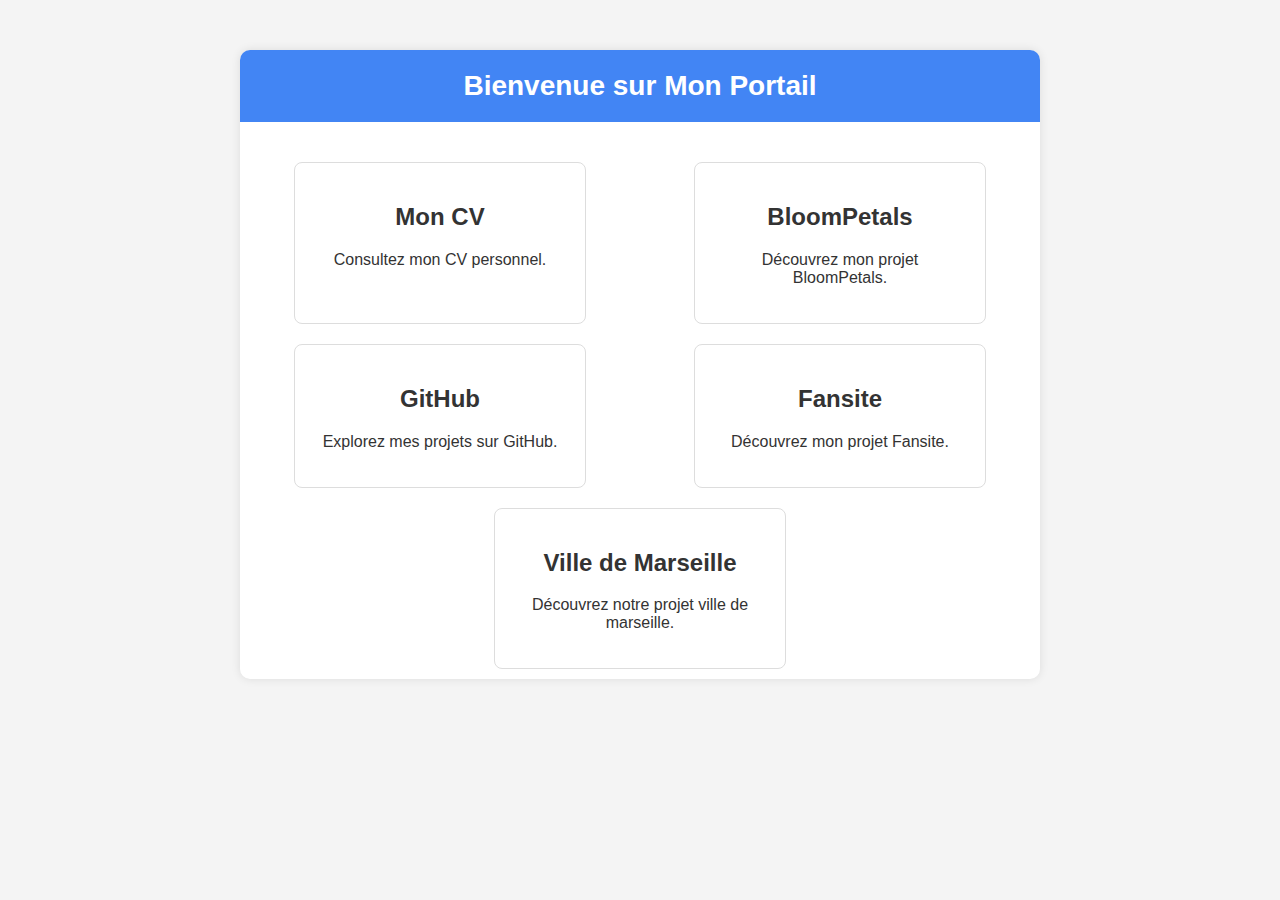
<file: index.html>
<!DOCTYPE html>
<html lang="en">

<head>
    <meta charset="UTF-8">
    <meta name="viewport" content="width=device-width, initial-scale=1.0">
    <link rel="stylesheet" href="styles.css">
    <title>Portail</title>
</head>

<body>
    <div class="container">
        <header>
            <h1>Bienvenue sur Mon Portail</h1>
        </header>
        <div class="projects">
            <a href="cv/cv-bekhaouda-chaima.html" class="project-link">
                <h2>Mon CV</h2>
                <p>Consultez mon CV personnel.</p>
            </a>
            <a href="blooms/index.html" class="project-link">
                <h2>BloomPetals</h2>
                <p>Découvrez mon projet BloomPetals.</p>
            </a>
            <a href="https://github.com/chaima-bekhaouda" class="project-link">
                <h2>GitHub</h2>
                <p>Explorez mes projets sur GitHub.</p>
            </a>
            <a href="Fansite/author.html" class="project-link">
                <h2>Fansite</h2>
                <p>Découvrez mon projet Fansite.</p>
            </a>
              <a href="https://github.com/rachid-buzurtanov/ville-marseille.git" class="project-link">
                <h2>Ville de Marseille</h2>
                <p>Découvrez notre projet ville de marseille.</p>
            </a>
        </div>
    </div>
</body>

</html>
</file>
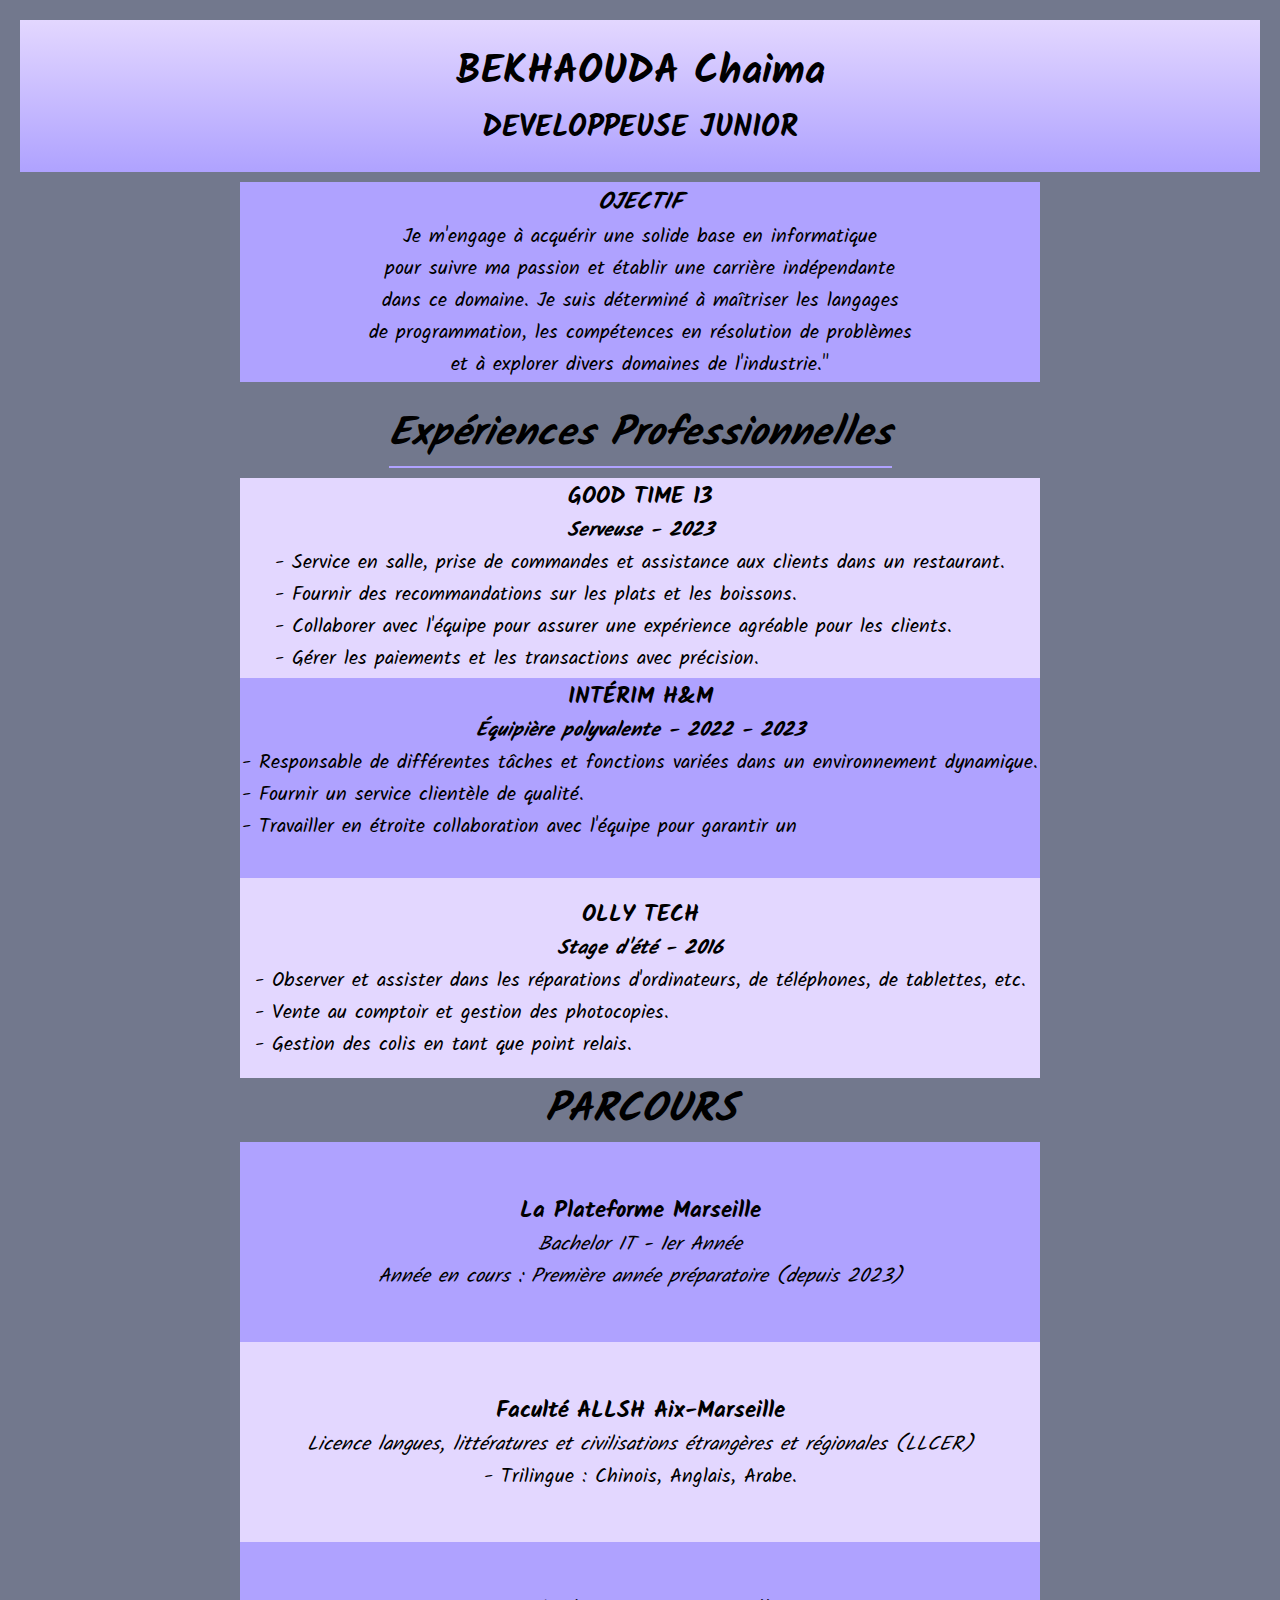
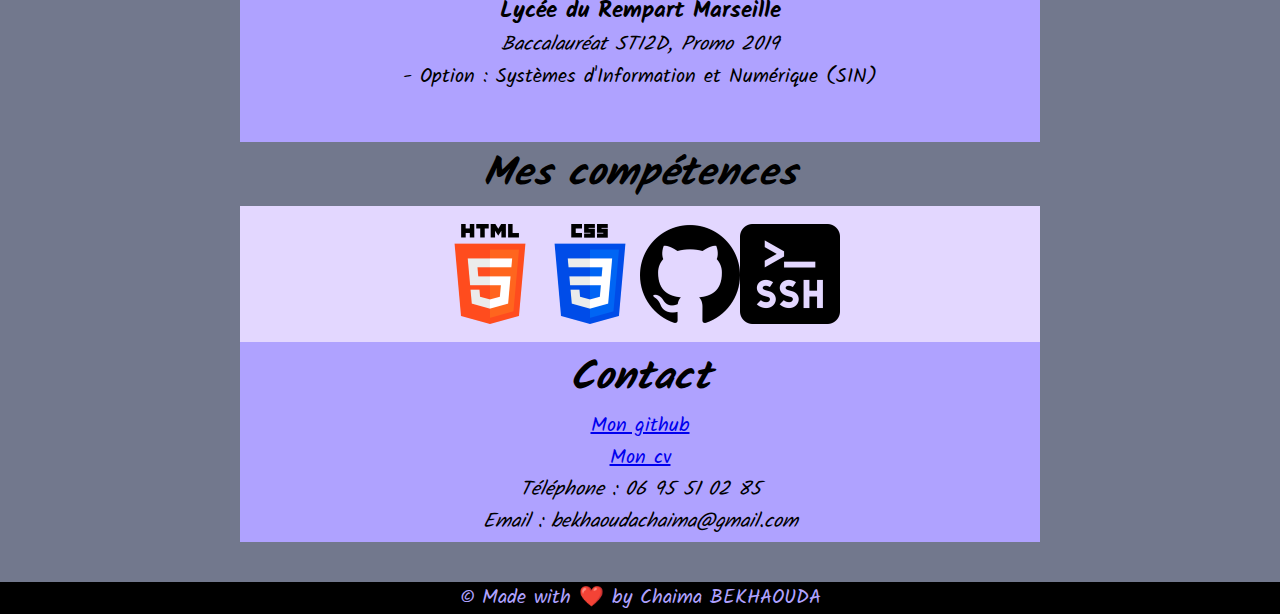
<file: cv/cv-bekhaouda-chaima.html>
<!DOCTYPE html>
<html lang="fr">
  <head>
    <meta charset="UTF-8" />
    <meta name="viewport" content="width=device-width, initial-scale=1.0" />
    <link rel="icon" href="images+cv/cv.png">
    <title>Shades of Purple 🌸: A Visual Journey</title>
    <link rel="stylesheet" href="cv-bekhaouda-chaima.css">
    <link rel="icon" href="photos/fa  vicon-32x32.png" type="image/x-icon">
  </head>
  <body>
    <header>
      <div class="header">
        <h1 >BEKHAOUDA Chaima</h1>
        <h2 >DEVELOPPEUSE JUNIOR</h2>
      </div>
      <div class="objectif">
        <h3><i>OJECTIF</i></h3>
        <p>
          Je m'engage à acquérir une solide base en informatique <br>
          pour suivre ma passion et établir une carrière indépendante <br>
          dans ce domaine. Je suis déterminé à maîtriser les langages <br>
          de programmation, les compétences en résolution de problèmes <br>
          et à explorer divers domaines de l'industrie." <br>
        </p>
      </div>
    </header>

    <main class="main">
      <section class="Experiences">
        <h1><i>Expériences Professionnelles</i></h1>
        <div class="goodtime">
          <h3>GOOD TIME 13</h3>
          <h4><i>Serveuse - 2023</i></h4>
          <p>
            - Service en salle, prise de commandes et assistance aux clients dans un restaurant. <br>
            - Fournir des recommandations sur les plats et les boissons. <br>
            - Collaborer avec l'équipe pour assurer une expérience agréable pour les clients. <br>
            - Gérer les paiements et les transactions avec précision.
          </p>
        </div>
        <div class="hetm">
          <h3>INTÉRIM H&M</h3>
          <h4><i>Équipière polyvalente - 2022 - 2023</i></h4>
          <p>
            - Responsable de différentes tâches et fonctions variées dans un environnement dynamique. <br>
            - Fournir un service clientèle de qualité. <br>
            - Travailler en étroite collaboration avec l'équipe pour garantir un
          </p>
        </div>
        <div class="olly">
          <h3>OLLY TECH</h3>
          <h4><i>Stage d'été - 2016</i></h4>
          <p>
            - Observer et assister dans les réparations d'ordinateurs, de téléphones, de tablettes, etc. <br>
            - Vente au comptoir et gestion des photocopies. <br>
            - Gestion des colis en tant que point relais. <br>
          </p>
        </div>
      </section>

      <section class="parcours">
        <h1><i>PARCOURS</i></h1>
        <div class="laplateforme">
          <h3>La Plateforme Marseille</h3>
            <p><i> Bachelor IT - 1er Année</i></p>
            <p><i>Année en cours : Première année préparatoire (depuis 2023)</i></p>
        </div>
        <div class="langue">
          <h3>Faculté ALLSH Aix-Marseille</h3>
            <p><i>Licence langues, littératures et civilisations étrangères et régionales (LLCER)</i></p>
            <p> - Trilingue : Chinois, Anglais, Arabe.</p>
        </div>
        <div class="bac">
          <h3>Lycée du Rempart Marseille</h3>
          <p><i>Baccalauréat STI2D, Promo 2019</i></p>
            <p>- Option : Systèmes d'Information et Numérique (SIN)</p>
        </div>
      </section>

      <section class="Compétences">
        <h1><i>Mes compétences</i></h1>
        <div class="logo">
          <img src="photos/html.png" alt="icone html">
          <img src="photos/css.png" alt="icone css">
          <img src="photos/github.png" alt="icone github">
          <img src="photos/ssh_.png" alt="icone ssh_">
        </div>
      </section>

      <section class="Contact">
        <h1><i>Contact</i></h1>
        <a target="_blank" href="https://github.com/chaima-bekhaouda">Mon github</a>
        <a target="_blank" href="CV-bekhaouda-chaima.pdf">Mon cv</a>
        <p><i>Téléphone : 06 95 51 02 85</i></p>
        <p><i>Email : bekhaoudachaima@gmail.com</i></p>
      </section>
    </main>

    <footer>
      <p>&copy;  Made with ❤️ by Chaima BEKHAOUDA</p>
    </footer>
  </body>
</html>
</file>
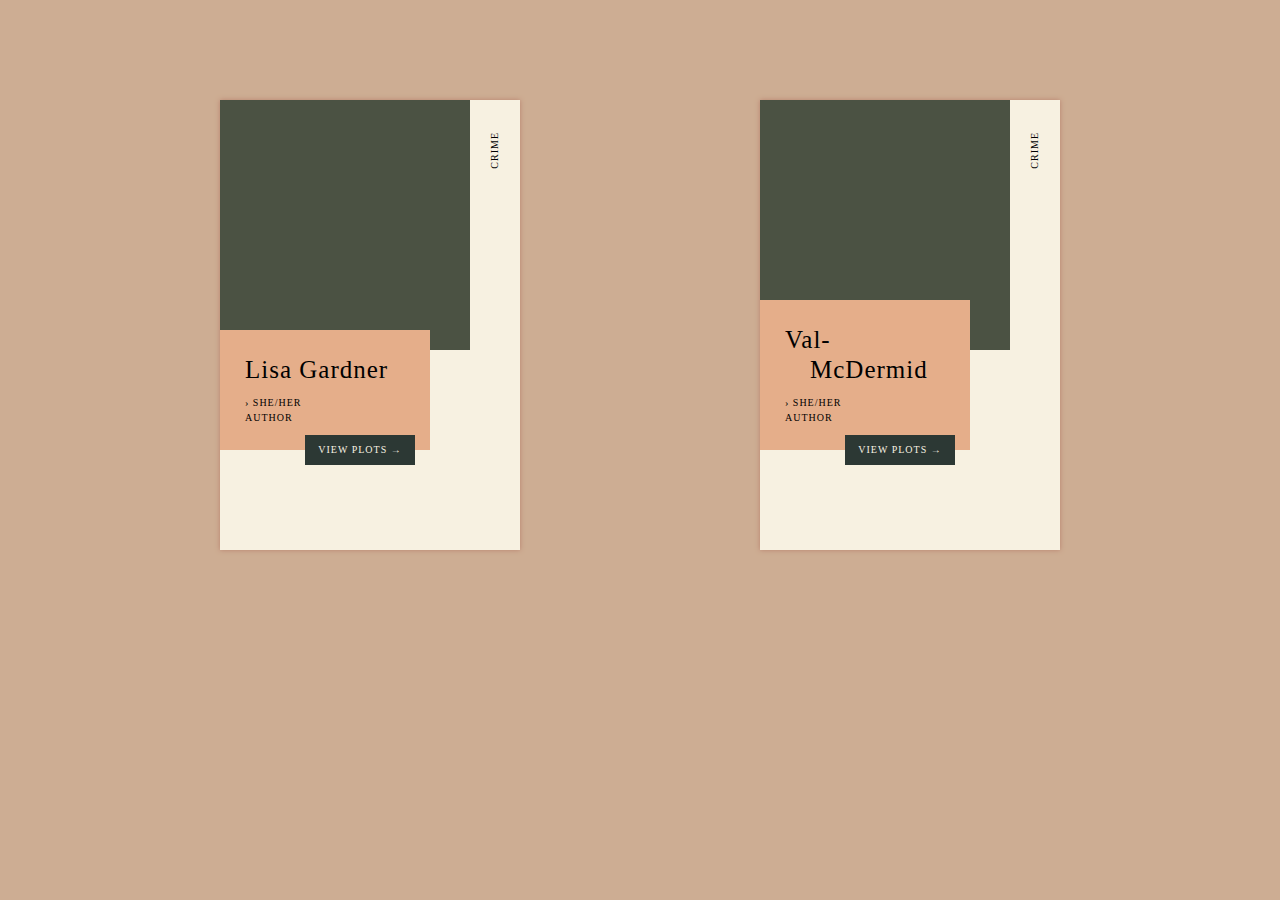
<file: Fansite/author.html>
<!DOCTYPE html>
<html lang="fr">

<head>
    <meta charset="UTF-8" />
    <meta name="viewport" content="width=device-width, initial-scale=1.0" />
    <title>Know your are loved🌸</title>
    <link rel="stylesheet" href="author.css">
</head>
<div class="card-container">
    <div class="minip">
        <div class="mg">
            <div class="clr"></div>
            <div class="group">
                <span>Crime</span>
            </div>
        </div>

        <div class="info">
            <name>Lisa Gardner</name>
            <deets>
                › SHE/HER<br>
                author
            </deets>
        </div>
        <a class="plot" title="La maison d'acote" href="realisation.html">
            view plots →
        </a>
    </div>
    <div class="minime">
        <div class="mg">
            <div class="clr"></div>
            <div class="group">
                <span>Crime</span>
            </div>
        </div>
        <div class="info">
            <name>Val-McDermid</name>
            <deets>
                › SHE/HER<br>
                author
            </deets>
        </div>
        <a class="plot" title="Ainsi parlent les morts" href="realisation1.html">
            view plots →
        </a>
    </div>
</div>
</file>
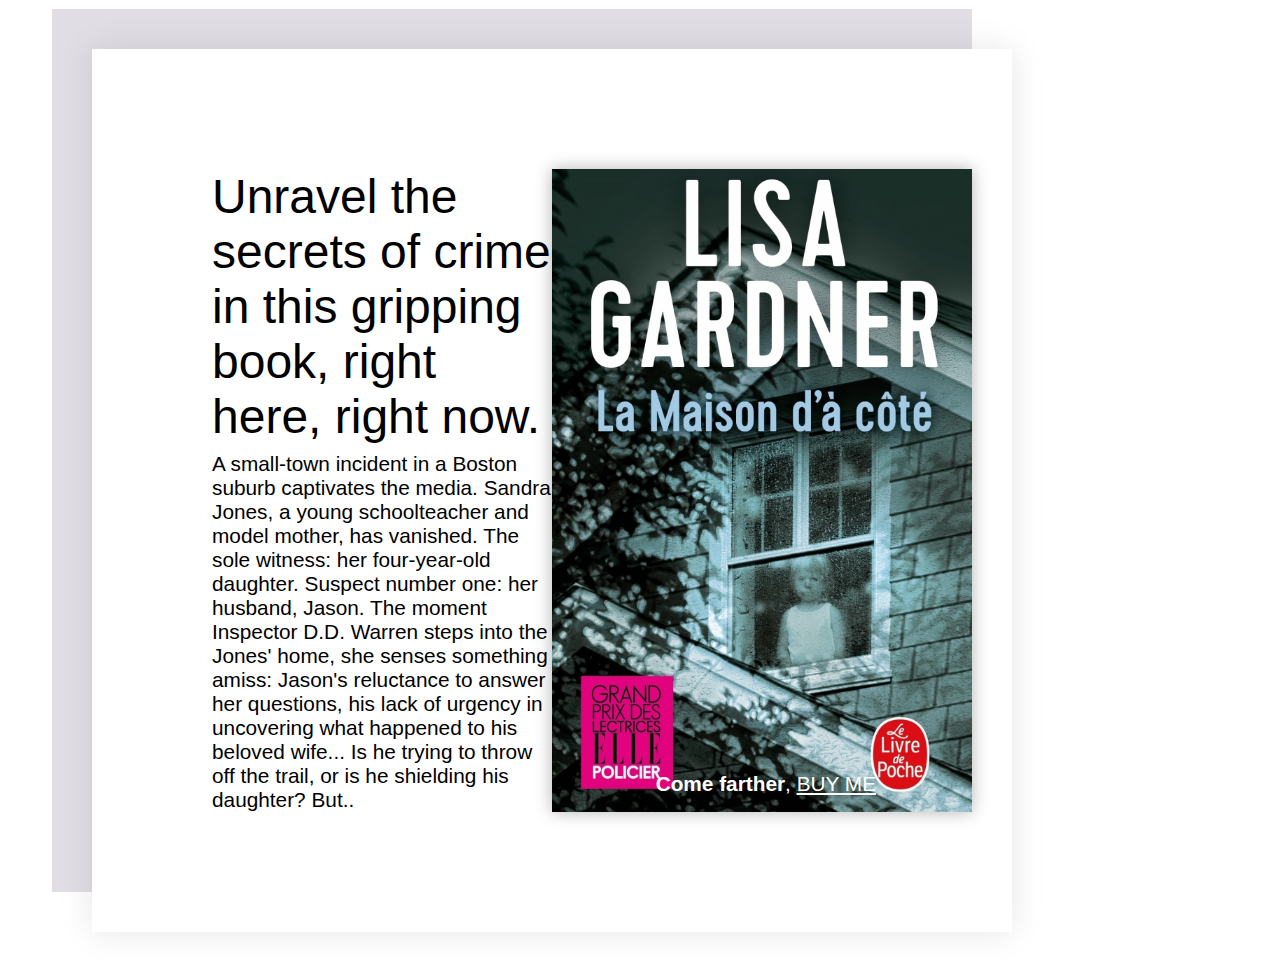
<file: Fansite/realisation.html>
<!DOCTYPE html>
<html lang="fr">

<head>
    <meta charset="UTF-8" />
    <meta name="viewport" content="width=device-width, initial-scale=1.0" />
    <title>Know your are loved🌸</title>
    <link rel="stylesheet" href="Realisation.css">
</head>

<body>
    <div class="wrapper">
        <figure class="card">
            <img src="picture/la maison d'acote.jpeg" width="640" height="640" alt="" />
            <figcaption>
                <h1>
                    Unravel the secrets of crime in this gripping book, right here, right now.
                </h1>
                <p>A small-town incident in a Boston suburb captivates the media. Sandra Jones,
                    a young schoolteacher and model mother, has vanished. The sole witness:
                    her four-year-old daughter. Suspect number one: her husband, Jason.
                    The moment Inspector D.D. Warren steps into the Jones' home, she senses
                    something amiss: Jason's reluctance to answer her questions, his lack of
                    urgency in uncovering what happened to his beloved wife... Is he trying to
                    throw off the trail, or is he shielding his daughter? But..</p>
                <p class="credit">
                    <strong>Come farther</strong>,
                    <a href="https://www.fnac.com/a4241269/Lisa-Gardner-La-Maison-d-a-cote">BUY ME</a>
                </p>
            </figcaption>
        </figure>
    </div>
</body>

</html>
</file>
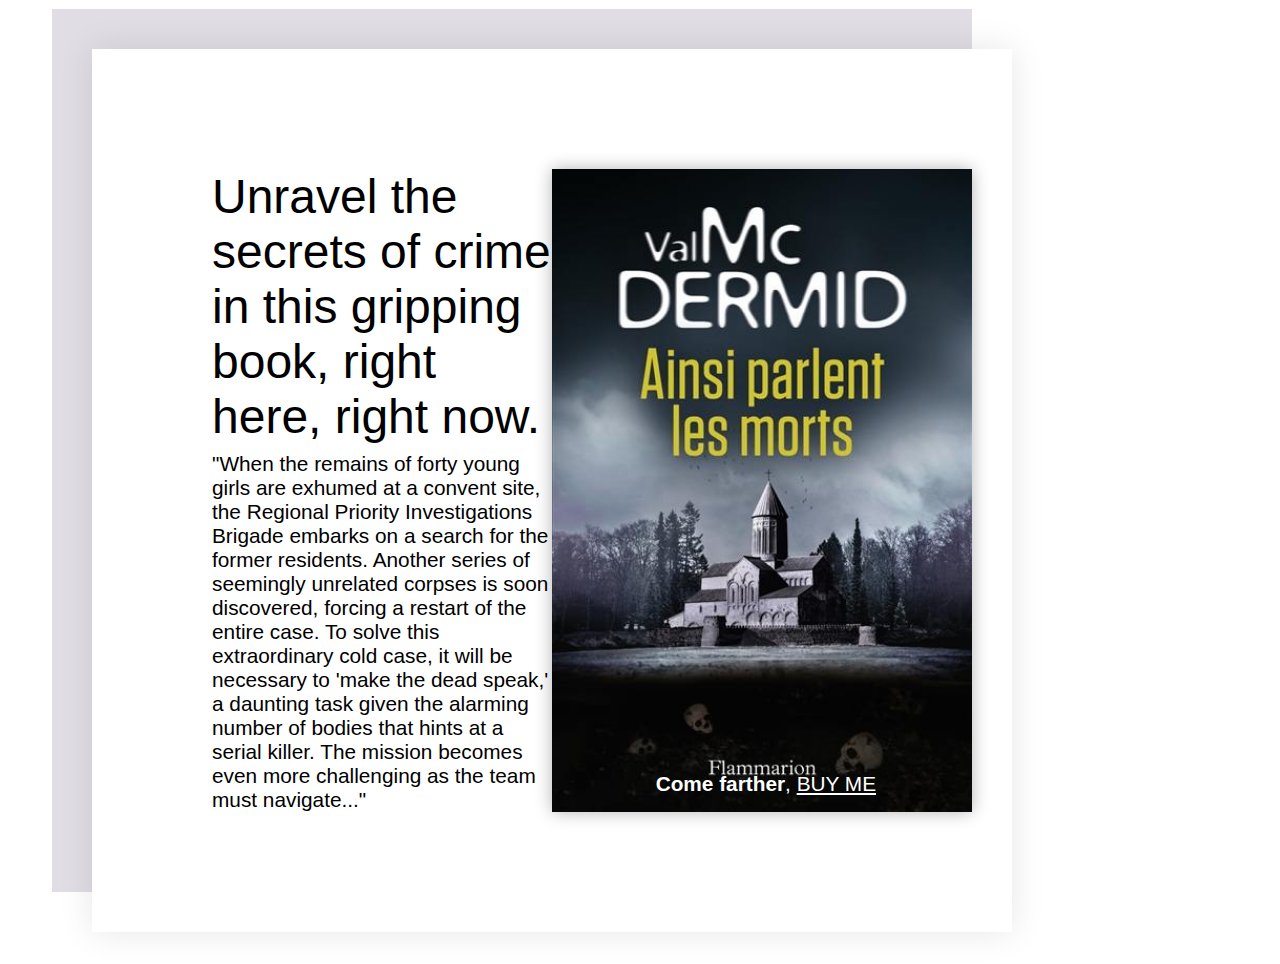
<file: Fansite/realisation1.html>
<!DOCTYPE html>
<html lang="fr">

<head>
    <meta charset="UTF-8" />
    <meta name="viewport" content="width=device-width, initial-scale=1.0" />
    <title>Know your are loved🌸</title>
    <link rel="stylesheet" href="realisation1.css">
</head>

<body>
    <div class="wrapper">
        <figure class="card">
            <img src="picture/ainsi.jpg" width="640" height="640" alt="" />
            <figcaption>
                <h1>
                    Unravel the secrets of crime in this gripping book, right here, right now.
                </h1>
                <p>"When the remains of forty young girls are exhumed at a convent site, the Regional
                    Priority Investigations Brigade embarks on a search for the former residents.
                    Another series of seemingly unrelated corpses is soon discovered, forcing a
                    restart of the entire case. To solve this extraordinary cold case, it will be
                    necessary to 'make the dead speak,' a daunting task given the alarming number of
                    bodies that hints at a serial killer. The mission becomes even more challenging as
                    the team must navigate..."
                </p>
                <p class="credit">
                    <strong>Come farther</strong>,
                    <a href="https://www.fnac.com/a17814153/Val-McDermid-Ainsi-parlent-les-morts">BUY ME</a>
                </p>
            </figcaption>
        </figure>
    </div>
</body>

</html>
</file>
<file: styles.css>
body {
    font-family: 'Segoe UI', Tahoma, Geneva, Verdana, sans-serif;
    margin: 0;
    padding: 0;
    background-color: #f4f4f4;
    color: #333;
}

.container {
    max-width: 800px;
    margin: 50px auto;
    text-align: center;
    background-color: #fff;
    border-radius: 10px;
    box-shadow: 0 0 10px rgba(0, 0, 0, 0.1);
}

header {
    background-color: #4285f4;
    padding: 20px;
    border-radius: 10px 10px 0 0;
    color: #fff;
}

h1 {
    margin: 0;
    font-size: 28px;
}

.projects {
    display: flex;
    justify-content: space-around;
    flex-wrap: wrap;
    margin-top: 30px;
}

.project-link {
    text-decoration: none;
    color: #333;
    background-color: #fff;
    border: 1px solid #ddd;
    padding: 20px;
    border-radius: 8px;
    width: 250px;
    margin: 10px;
    display: inline-block;
    transition: box-shadow 0.3s ease;
}

.project-link:hover {
    box-shadow: 0 0 15px rgba(0, 0, 0, 0.2);
}
</file>
<file: cv/cv-bekhaouda-chaima.css>
@import url('https://fonts.googleapis.com/css2?family=Kalam:wght@300&display=swap');

:root {
  --couleur-principale: #72788D;
  --couleur-secondaire: #E3D7FF;
  --couleur-tertiaire: #AFA2FF;
}

*{
    padding: 0;
    margin: 0;
    box-sizing: border-box;
}

body {
    background-color: var(--couleur-principale);
    font-family: Kalam, Helvetica, sans-serif;
    text-align: center;
    font-size: 20px;
}

header {
    background-color: var(--couleur-principale);
    color: black;
    padding: 20px;
    .header {
        background: linear-gradient(to bottom, var(--couleur-secondaire) , var(--couleur-tertiaire));
        color: black;
        padding: 20px;
      }
}

.header {
    background-color: var(--couleur-principale);
    color: black;
}
.objectif{
  margin-top: 10px;
  height: 200px;
  width: 800px;
  display: inline-flex;
  align-items: center;
  justify-content: center;
  flex-direction: column;
  background-color: var(--couleur-tertiaire);
}

.main{
  display: flex;
  align-items: center;
  justify-content: center;
  flex-direction: column;
}


.Experiences{
  display: flex;
  align-items: center;
  justify-content: center;
  flex-direction: column;
}

.Experiences h1{
  border-bottom: 2px solid var(--couleur-tertiaire);
}

.goodtime{
  margin-top: 10px;
  height: 200px;
  width: 800px;
  display: flex;
  align-items: center;
  text-align: left;
  flex-direction: column;
  background-color: var(--couleur-secondaire);
}

.hetm{
  height: 200px;
  width: 800px;
  display: flex;
  align-items: center;
  text-align: left;
  flex-direction: column;
  background-color: var(--couleur-tertiaire);
}

.olly{
  height: 200px;
  width: 800px;
  display: flex;
  align-items: center;
  text-align: left;
  justify-content: center;
  flex-direction: column;
  background-color: var(--couleur-secondaire);
}

.laplateforme{
  height: 200px;
  width: 800px;
  display: flex;
  align-items: center;
  text-align: left;
  justify-content: center;
  flex-direction: column;
  background-color: var(--couleur-tertiaire);
}

.langue{
  height: 200px;
  width: 800px;
  display: flex;
  align-items: center;
  text-align: left;
  justify-content: center;
  flex-direction: column;
  background-color: var(--couleur-secondaire);
}

.bac{
  height: 200px;
  width: 800px;
  display: flex;
  align-items: center;
  text-align: left;
  justify-content: center;
  flex-direction: column;
  background-color: var(--couleur-tertiaire);
}

.Compétences{
  height: 200px;
  width: 800px;
  display: flex;
  flex-direction: column;
}

.logo{
  height: 200px;
  width: 800px;
  background-color: var(--couleur-secondaire);
  display: flex;
  align-items: center;
  justify-content: center;
}

.Contact{
  height: 200px;
  width: 800px;
  display: flex;
  align-items: center;
  text-align: left;
  justify-content: center;
  flex-direction: column;
  background-color: var(--couleur-tertiaire);
}

footer{
  margin-top: 40px;
  width: 100%;
  background-color: black;
  color: var(--couleur-tertiaire);
}
</file>
<file: Fansite/author.css>
body {
    margin: 100px;
    padding: 0px;
    background: var(--beige);

    /*COLORS*/
    --white: #F7F1E1;
    --cream: #F6E6CB;
    --dcream: #EACEA3;
    --beige: #CDAD93;
    --terracotta: #B9816D;
    --dterracotta: #885444;
    --peach: #E5AE8A;
    --orange: #BF835A;
    --green: #4B5243;
    --dgreen: #2C3834;

    /*FONTS*/
    --mono: 'source-code-pro';
    --display: 'lust-sans';
}

.card-container {
    display: flex;
    flex-flow: row wrap;
    justify-content: space-around;
    align-items: center;
}

.minip {
    width: 300px;
    height: 450px;
    margin: auto;
    background: var(--white);
    position: relative;
    box-shadow: 0px 0px 5px var(--terracotta);
}

.minip .mg {
    width: 100%;
    height: 100px;
    position: absolute;
    top: 0px;
    left: 0px;
    display: grid;
    grid-template-columns: 250px 50px;
    grid-template-rows: 100px 150px;
    grid-template-areas:
        'clr group'
        'clr .....';
    transition:
        grid-template-columns .6s linear,
        grid-template-rows .6s linear;
}

.minip:hover .mg {
    grid-template-columns: 150px 150px;
    grid-template-rows: 50px 300px;
    transition:
        grid-template-columns .6s linear,
        grid-template-rows .6s linear;
}

.minip .mg .clr {
    grid-area: clr;
    background: var(--green);
}

.minip .mg .group {
    font: 10px/10px var(--mono);
    text-transform: uppercase;
    letter-spacing: 1px;
    writing-mode: vertical-lr;
    display: flex;
    align-items: center;
    justify-content: center;
}

.minip .mg .group span {
    display: block;
    transform: rotate(180deg);
    transition:
        transform .6s linear;
}

.minip:hover .mg .group span {
    transform: rotate(270deg);
    transition:
        transform .6s linear;
}


.minip .info {
    width: 160px;
    max-height: 100px;
    padding: 25px;
    position: absolute;
    bottom: 100px;
    left: 0px;
    background: var(--peach);
    display: flex;
    flex-flow: column nowrap;
    justify-content: center;
    align-content: flex-start;
    transition:
        bottom .6s linear;
}

.minip:hover .info {
    bottom: 50px;
    transition:
        bottom .6s linear;
}

.minip .info name {
    display: block;
    font: 200 25px/30px var(--display);
    text-indent: -25px;
    letter-spacing: 1px;
    margin: 0px 0px 10px 25px;
}

.minip .info deets {
    font: 10px/15px var(--mono);
    text-transform: uppercase;
    letter-spacing: 1px;
}

.minip a.plot {
    width: 110px;
    height: 30px;
    position: absolute;
    bottom: 85px;
    left: 85px;
    background: var(--dgreen);
    font: 10px/10px var(--mono);
    text-transform: uppercase;
    color: var(--white);
    text-decoration: none;
    letter-spacing: 1px;
    display: flex;
    align-items: center;
    justify-content: center;
    transition:
        bottom .6s linear;
}

.minip:hover a.plot {
    bottom: 35px;
    transition:
        bottom .6s linear;
}

.minime {
    width: 300px;
    height: 450px;
    margin: auto;
    background: var(--white);
    position: relative;
    box-shadow: 0px 0px 5px var(--terracotta);
}

.minime .mg {
    width: 100%;
    height: 100px;
    position: absolute;
    top: 0px;
    left: 0px;
    display: grid;
    grid-template-columns: 250px 50px;
    grid-template-rows: 100px 150px;
    grid-template-areas:
        'clr group'
        'clr .....';
    transition:
        grid-template-columns .6s linear,
        grid-template-rows .6s linear;
}

.minime:hover .mg {
    grid-template-columns: 150px 150px;
    grid-template-rows: 50px 300px;
    transition:
        grid-template-columns .6s linear,
        grid-template-rows .6s linear;
}

.minime .mg .clr {
    grid-area: clr;
    background: var(--green);
}

.minime .mg .group {
    font: 10px/10px var(--mono);
    text-transform: uppercase;
    letter-spacing: 1px;
    writing-mode: vertical-lr;
    display: flex;
    align-items: center;
    justify-content: center;
}

.minime .mg .group span {
    display: block;
    transform: rotate(180deg);
    transition:
        transform .6s linear;
}

.minime:hover .mg .group span {
    transform: rotate(270deg);
    transition:
        transform .6s linear;
}

.minime .info {
    width: 160px;
    max-height: 100px;
    padding: 25px;
    position: absolute;
    bottom: 100px;
    left: 0px;
    background: var(--peach);
    display: flex;
    flex-flow: column nowrap;
    justify-content: center;
    align-content: flex-start;
    transition:
        bottom .6s linear;
}

.minime:hover .info {
    bottom: 50px;
    transition:
        bottom .6s linear;
}

.minime .info name {
    display: block;
    font: 200 25px/30px var(--display);
    text-indent: -25px;
    letter-spacing: 1px;
    margin: 0px 0px 10px 25px;
}

.minime .info deets {
    font: 10px/15px var(--mono);
    text-transform: uppercase;
    letter-spacing: 1px;
}

.minime a.plot {
    width: 110px;
    height: 30px;
    position: absolute;
    bottom: 85px;
    left: 85px;
    background: var(--dgreen);
    font: 10px/10px var(--mono);
    text-transform: uppercase;
    color: var(--white);
    text-decoration: none;
    letter-spacing: 1px;
    display: flex;
    align-items: center;
    justify-content: center;
    transition:
        bottom .6s linear;
}

.minime:hover a.plot {
    bottom: 35px;
    transition:
        bottom .6s linear;
}
</file>
<file: Fansite/Realisation.css>
* {
    margin: 0;
    padding: 0;
}

:root {
    --indent: 0;
}

@media screen and (min-width: 40rem) {
    :root {
        --indent: clamp(1.5rem, 4vw, 2.5rem);
    }
}

body {
    margin: 20px;
    display: flex;
    width: 100vw;
    height: 100vh;
    justify-content: left;
    align-items: center;
    font-family: -apple-system, BlinkMacSystemFont, "Segoe UI", Roboto, Oxygen,
        Ubuntu, Cantarell, "Open Sans", "Helvetica Neue", sans-serif;
}

img {
    display: block;
    width: 100%;
    height: 100%;
}

.card {
    margin: 2rem;
    display: grid;
    grid-template-columns:
        var(--indent) calc(3 * var(--indent)) 1fr 1fr calc(2 * var(--indent)) var(--indent);
    grid-template-rows:
        var(--indent) calc(3 * var(--indent)) 1fr calc(2 * var(--indent)) var(--indent);
    max-width: 60rem;
}

.card::before {
    content: "";
    display: block;
    background: white;
    background-size: cover;
    grid-column: 2/-1;
    grid-row: 2/-1;
    box-shadow: 0 0 2rem hsla(0, 0%, 0%, 0.1);
}

.card::after {
    content: "";
    display: block;
    background: #e0dde4;
    grid-column: 1/-2;
    grid-row: 1/-2;
    z-index: -1;
}

.card img {
    grid-column: 4/6;
    grid-row: 3/4;
    box-shadow: 0 0 1rem hsla(0, 0%, 0%, 0.3);
    object-fit: cover;
    aspect-ratio: 1 / 1;
}

.card figcaption {
    grid-column: 3/5;
    grid-row: 3/4;
    display: grid;
    grid-template-columns: 3fr 1fr 2fr;
}

.card h1 {
    grid-column: 1/2;
    margin: 0;
    padding-bottom: 0.5rem;
    font-size: 3rem;
    font-weight: 100;
    align-self: flex-end;
}

.card p {
    grid-column: 1/2;
    font-size: 1.3rem;
    font-weight: 100;
    font-style: normal;
}

.card .credit {
    grid-column: 2/4;
    place-self: flex-end;
    margin: 0;
    padding: 1rem;
    text-align: end;
    color: white;
    font-weight: 400;
}

.card a {
    color: white;
}
</file>
<file: Fansite/realisation1.css>
* {
    margin: 0;
    padding: 0;
}

:root {
    --indent: 0;
}

@media screen and (min-width: 40rem) {
    :root {
        --indent: clamp(1.5rem, 4vw, 2.5rem);
    }
}

body {
    margin: 20px;
    display: flex;
    width: 100vw;
    height: 100vh;
    justify-content: left;
    align-items: center;
    font-family: -apple-system, BlinkMacSystemFont, "Segoe UI", Roboto, Oxygen,
        Ubuntu, Cantarell, "Open Sans", "Helvetica Neue", sans-serif;
}

img {
    display: block;
    width: 100%;
    height: 100%;
}

.card {
    margin: 2rem;
    display: grid;
    grid-template-columns:
        var(--indent) calc(3 * var(--indent)) 1fr 1fr calc(2 * var(--indent)) var(--indent);
    grid-template-rows:
        var(--indent) calc(3 * var(--indent)) 1fr calc(2 * var(--indent)) var(--indent);
    max-width: 60rem;
}

.card::before {
    content: "";
    display: block;
    background: white;
    background-size: cover;
    grid-column: 2/-1;
    grid-row: 2/-1;
    box-shadow: 0 0 2rem hsla(0, 0%, 0%, 0.1);
}

.card::after {
    content: "";
    display: block;
    background: #e0dde4;
    grid-column: 1/-2;
    grid-row: 1/-2;
    z-index: -1;
}

.card img {
    grid-column: 4/6;
    grid-row: 3/4;
    box-shadow: 0 0 1rem hsla(0, 0%, 0%, 0.3);
    object-fit: cover;
    aspect-ratio: 1 / 1;
}

.card figcaption {
    grid-column: 3/5;
    grid-row: 3/4;
    display: grid;
    grid-template-columns: 3fr 1fr 2fr;
}

.card h1 {
    grid-column: 1/2;
    margin: 0;
    padding-bottom: 0.5rem;
    font-size: 3rem;
    font-weight: 100;
    align-self: flex-end;
}

.card p {
    grid-column: 1/2;
    font-size: 1.3rem;
    font-weight: 100;
    font-style: normal;
}

.card .credit {
    grid-column: 2/4;
    place-self: flex-end;
    margin: 0;
    padding: 1rem;
    text-align: end;
    color: white;
    font-weight: 400;
}

.card a {
    color: white;
}
</file>
